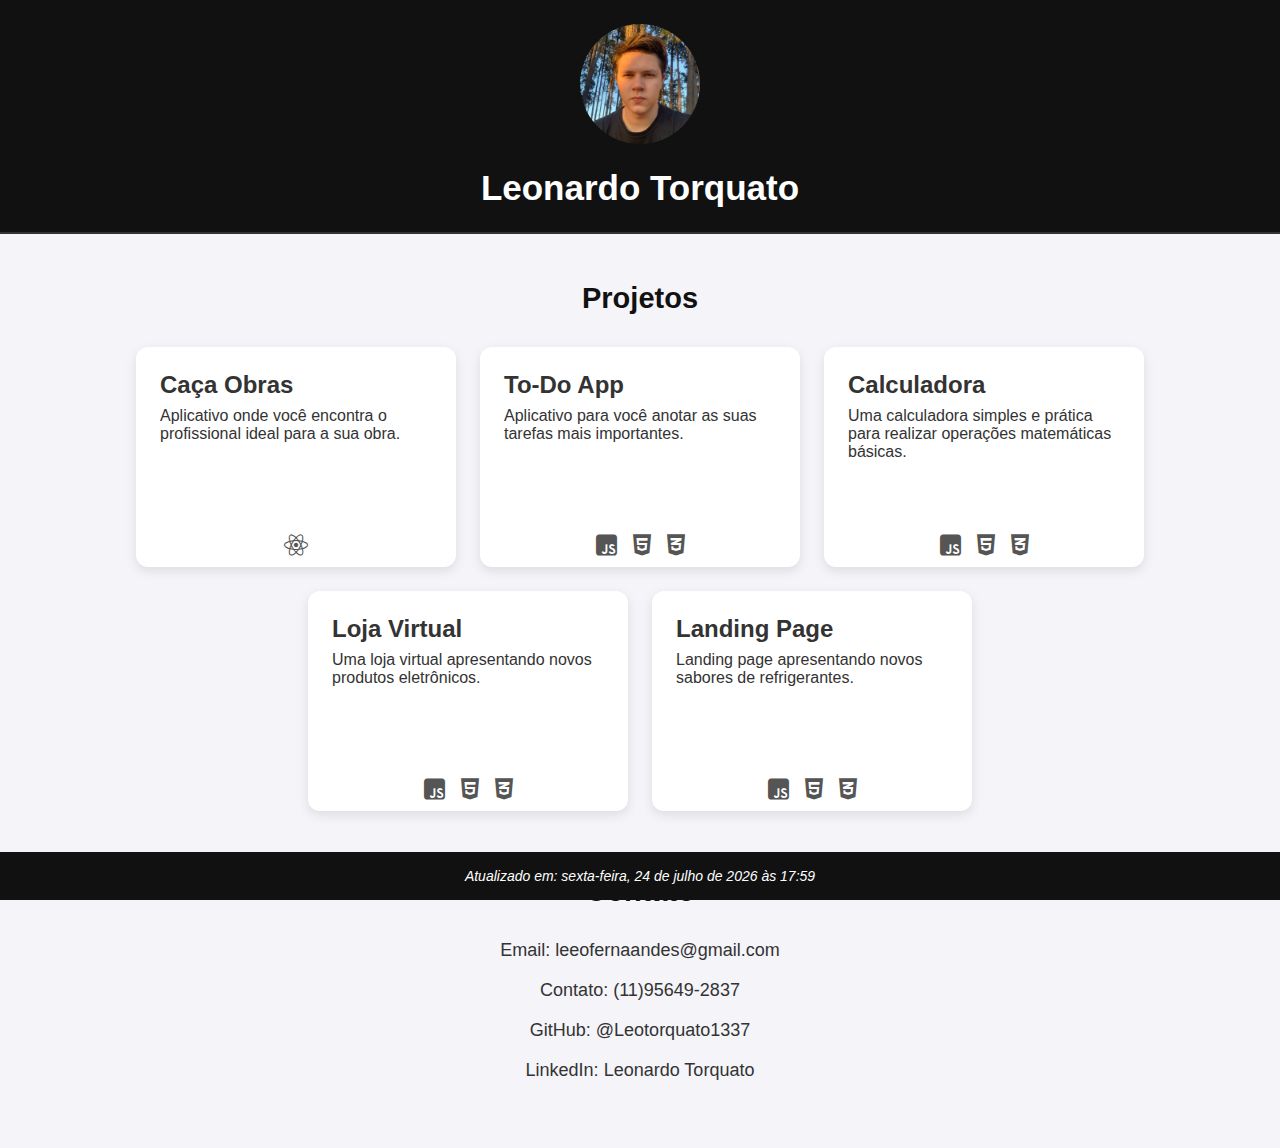
<file: index.html>
<!DOCTYPE html>
<html lang="pt-br">
  <head>
    <meta charset="UTF-8" />
    <meta name="viewport" content="width=device-width, initial-scale=1.0" />
    <title>Leonardo Torquato - Portfólio</title>
    <link rel="stylesheet" href="style.css" />
    <link
      rel="stylesheet"
      href="https://cdnjs.cloudflare.com/ajax/libs/font-awesome/6.5.0/css/all.min.css"
    />
  </head>
  <body>
    <header>
      <div class="header-content">
        <img
          src="img/leonardo.jpg"
          alt="Leonardo Torquato"
          class="profile-pic"
        />
        <h1>Leonardo Torquato</h1>
      </div>
    </header>

    <main>
      <section class="projects">
        <h2>Projetos</h2>
        <div class="grid">
          <a
            href="https://snack.expo.dev/@leotorquato1337/appobras"
            target="_blank"
            class="card"
          >
            <h3>Caça Obras</h3>
            <p>
              Aplicativo onde você encontra o profissional ideal para a sua
              obra.
            </p>
            <div class="tech-icons">
              <i class="fab fa-react" title="React Native"></i>
            </div>
          </a>

          <a
            href="./projetos/to-do-list/index.html"
            target="_blank"
            class="card"
          >
            <h3>To-Do App</h3>
            <p>Aplicativo para você anotar as suas tarefas mais importantes.</p>
            <div class="tech-icons">
              <i class="fab fa-js-square" title="JavaScript"></i>
              <i class="fab fa-html5" title="HTML5"></i>
              <i class="fab fa-css3-alt" title="CSS3"></i>
            </div>
          </a>

          <a
            href="./projetos/calculadora/index.html"
            target="_blank"
            class="card"
          >
            <h3>Calculadora</h3>
            <p>
              Uma calculadora simples e prática para realizar operações
              matemáticas básicas.
            </p>
            <div class="tech-icons">
              <i class="fab fa-js-square" title="JavaScript"></i>
              <i class="fab fa-html5" title="HTML5"></i>
              <i class="fab fa-css3-alt" title="CSS3"></i>
            </div>
          </a>

          <a
            href="./projetos/DevClub Store/index.html"
            target="_blank"
            class="card"
          >
            <h3>Loja Virtual</h3>
            <p>Uma loja virtual apresentando novos produtos eletrônicos.</p>
            <div class="tech-icons">
              <i class="fab fa-js-square" title="JavaScript"></i>
              <i class="fab fa-html5" title="HTML5"></i>
              <i class="fab fa-css3-alt" title="CSS3"></i>
            </div>
          </a>

          <a
            href="./projetos/Refrigerantes/index.html"
            target="_blank"
            class="card"
          >
            <h3>Landing Page</h3>
            <p>Landing page apresentando novos sabores de refrigerantes.</p>
            <div class="tech-icons">
              <i class="fab fa-js-square" title="JavaScript"></i>
              <i class="fab fa-html5" title="HTML5"></i>
              <i class="fab fa-css3-alt" title="CSS3"></i>
            </div>
          </a>
        </div>
      </section>

      <section class="contact">
        <h2>Contato</h2>
        <p>Email: leeofernaandes@gmail.com</p>
        <p>Contato: (11)95649-2837</p>
        <p>
          GitHub:
          <a href="https://github.com/Leotorquato1337" target="_blank"
            >@Leotorquato1337</a
          >
        </p>
        <p>
          LinkedIn:
          <a
            href="https://www.linkedin.com/in/leonardo-torquato-bb2aa2289/"
            target="_blank"
            >Leonardo Torquato</a
          >
        </p>
      </section>
    </main>

    <footer>
      <p id="datetime"></p>
    </footer>

    <script src="script.js"></script>
  </body>
</html>
</file>
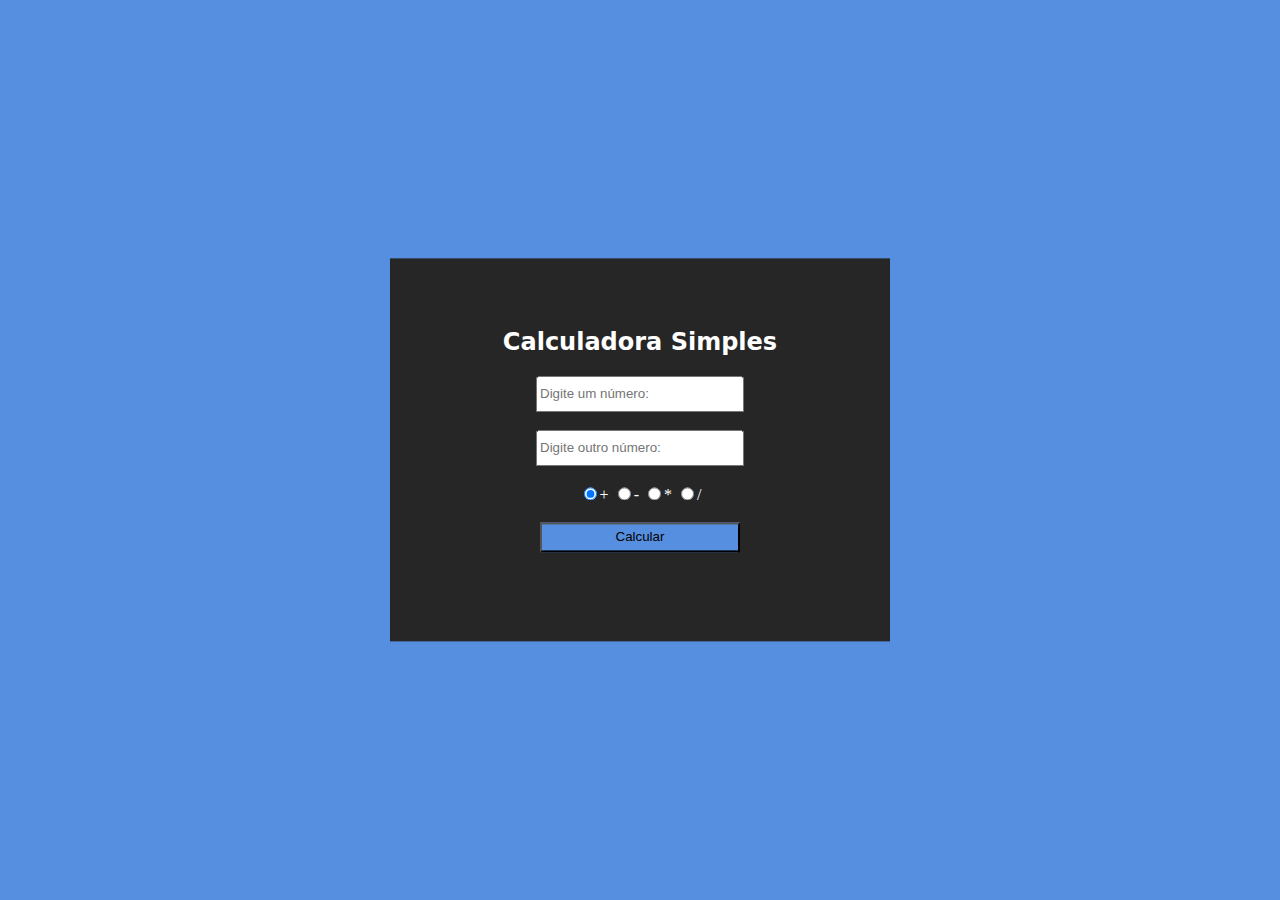
<file: projetos/calculadora/index.html>
<!DOCTYPE html>
<html lang="pt-br">

<head>
	<meta charset="UTF-8">
	<meta name="viewport" content="width=device-width, initial-scale=1.0">
	<title>Calculadora Simples</title>
	<link rel="stylesheet" href="style.css">
</head>

<body>
	<div class="calculadora">
		<h2>Calculadora Simples</h2>
		<input id="num1" placeholder="Digite um número: "><br><br>
		<input id="num2" placeholder="Digite outro número: "><br><br>

		<input checked type="radio" id="box1" name="sign-area" value="add">+
		<input type="radio" id="box2" name="sign-area" value="subtract">-
		<input type="radio" id="box3" name="sign-area" value="multiply">*
		<input type="radio" id="box4" name="sign-area" value="divide">/ <br><br>

		<button type="button" id="calcular" onClick="calcular()">Calcular</button><br><br>
		<h1 id="resultado"></h1>
	</div>
</body>

<script src="index.js"></script>
</html>
</file>
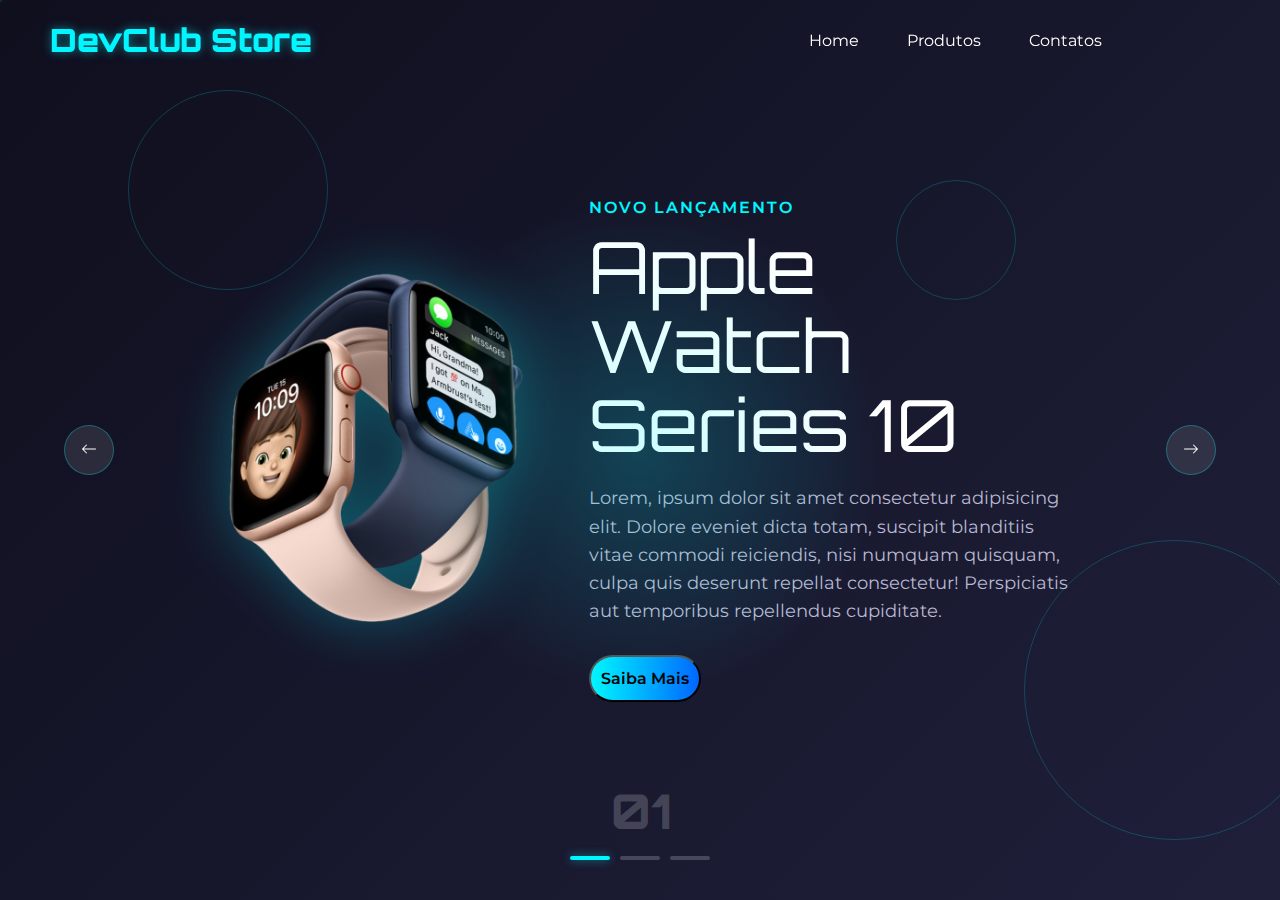
<file: projetos/DevClub Store/index.html>
<!DOCTYPE html>
<html lang="pt-br">
  <head>
    <meta charset="UTF-8" />
    <meta name="viewport" content="width=device-width, initial-scale=1.0" />
    <title>DevClub Store</title>
    <link rel="preconnect" href="https://fonts.googleapis.com" />
    <link rel="preconnect" href="https://fonts.gstatic.com" crossorigin />
    <link
      href="https://fonts.googleapis.com/css2?family=Montserrat:ital,wght@0,100..900;1,100..900&family=Orbitron:wght@400..900&display=swap"
      rel="stylesheet"
    />
    <link rel="stylesheet" href="styles.css" />
  </head>
  <body>
    <header>
      <div class="logo">DevClub Store</div>
      <nav>
        <ul>
          <li>Home</li>
          <li>Produtos</li>
          <li>Contatos</li>
        </ul>
      </nav>
    </header>
    <main class="container">
      <div class="tech-circle">
        <div class="circle"></div>
        <div class="circle"></div>
        <div class="circle"></div>
        <div class="circle"></div>
      </div>

      <div class="list">
        <div class="item active">
          <div class="imagemProduto">
            <img src="../DevClub Store/img/apple-watch.png" alt="appleWatch" />
          </div>
          <div class="conteudo">
            <p class="tagProduto">Novo Lançamento</p>
            <p class="nomeProduto">Apple Watch Series 10</p>
            <p class="descricaoProduto">
              Lorem, ipsum dolor sit amet consectetur adipisicing elit. Dolore
              eveniet dicta totam, suscipit blanditiis vitae commodi reiciendis,
              nisi numquam quisquam, culpa quis deserunt repellat consectetur!
              Perspiciatis aut temporibus repellendus cupiditate.
            </p>
            <button class="botao">Saiba Mais</button>
          </div>
        </div>

        <div class="item">
          <div class="imagemProduto">
            <img src="../DevClub Store/img/air-pods.png" alt="airpods" />
          </div>
          <div class="conteudo">
            <p class="tagProduto">Som Premium</p>
            <p class="nomeProduto">Air Pods Max</p>
            <p class="descricaoProduto">
              Lorem, ipsum dolor sit amet consectetur adipisicing elit. Dolore
              eveniet dicta totam, suscipit blanditiis vitae commodi reiciendis,
              nisi numquam quisquam, culpa quis deserunt repellat consectetur!
              Perspiciatis aut temporibus repellendus cupiditate.
            </p>
            <button class="botao">Saiba Mais</button>
          </div>
        </div>

        <div class="item">
          <div class="imagemProduto">
            <img src="../DevClub Store/img/vision-pro.png" alt="visionpro" />
          </div>
          <div class="conteudo">
            <p class="tagProduto">Alta Performance</p>
            <p class="nomeProduto">Vision Pro</p>
            <p class="descricaoProduto">
              Lorem, ipsum dolor sit amet consectetur adipisicing elit. Dolore
              eveniet dicta totam, suscipit blanditiis vitae commodi reiciendis,
              nisi numquam quisquam, culpa quis deserunt repellat consectetur!
              Perspiciatis aut temporibus repellendus cupiditate.
            </p>
            <button class="botao">Saiba Mais</button>
          </div>
        </div>
      </div>

      <div class="arrows">
        <button class="arrow-btn" id="prev">
          <svg
            xmlns="http://www.w3.org/2000/svg"
            width="16"
            height="16"
            fill="currentColor"
            class="bi bi-arrow-left"
            viewBox="0 0 16 16"
          >
            <path
              fill-rule="evenodd"
              d="M15 8a.5.5 0 0 0-.5-.5H2.707l3.147-3.146a.5.5 0 1 0-.708-.708l-4 4a.5.5 0 0 0 0 .708l4 4a.5.5 0 0 0 .708-.708L2.707 8.5H14.5A.5.5 0 0 0 15 8"
            />
          </svg>
        </button>
        <button class="arrow-btn" id="next">
          <svg
            xmlns="http://www.w3.org/2000/svg"
            width="16"
            height="16"
            fill="currentColor"
            class="bi bi-arrow-right"
            viewBox="0 0 16 16"
          >
            <path
              fill-rule="evenodd"
              d="M1 8a.5.5 0 0 1 .5-.5h11.793l-3.147-3.146a.5.5 0 0 1 .708-.708l4 4a.5.5 0 0 1 0 .708l-4 4a.5.5 0 0 1-.708-.708L13.293 8.5H1.5A.5.5 0 0 1 1 8"
            />
          </svg>
        </button>
      </div>

      <div class="indicators">
        <div class="numbers">01</div>
        <div class="dots">
          <div class="dot active"></div>
          <div class="dot"></div>
          <div class="dot"></div>
        </div>
      </div>
    </main>

    <script src="script.js"></script>
  </body>
</html>
</file>
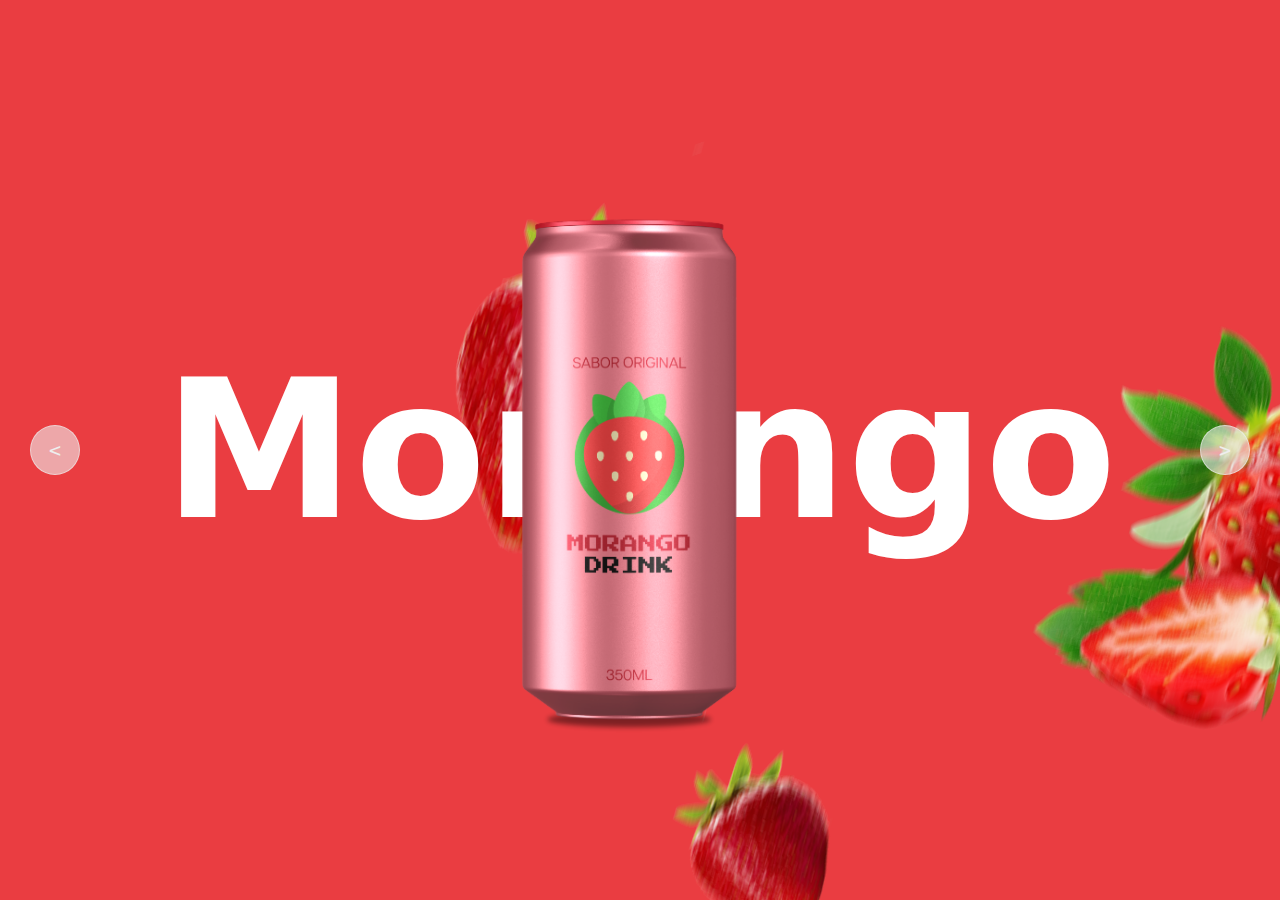
<file: projetos/Refrigerantes/index.html>
<!DOCTYPE html>
<html lang="pt-br">
  <head>
    <meta charset="UTF-8" />
    <meta name="viewport" content="width=device-width, initial-scale=1.0" />
    <title>Refrigerantes</title>
    <link rel="stylesheet" href="style.css" />
  </head>
  <body>
    <main>
      <div class="item active" style="background-color: #ea3d41">
        <div class="title">Morango</div>
        <img
          src="../Refrigerantes/img/Morango-refrigerante-foregroundBlur.png"
          class="fruit"
        />
        <img
          src="../Refrigerantes//img/Morango-refrigerante.png"
          class="refri"
        />
      </div>

      <div class="item" style="background-color: #2d5643">
        <div class="title">Abacate</div>
        <img
          src="../Refrigerantes//img/Abacate-refrigerante-foregroundBlur.png"
          class="fruit"
        />
        <img
          src="../Refrigerantes//img/Abacate-refrigerante.png"
          class="refri"
        />
      </div>

      <div class="item hidden" style="background-color: #e7a043">
        <div class="title">Laranja</div>
        <img
          src="../Refrigerantes//img/Laranja-refrigerante-foregroundBlur.png"
          class="fruit"
        />
        <img
          src="../Refrigerantes//img/Laranja-refrigerante.png"
          class="refri"
        />
      </div>

      <div class="arrows">
        <button id="prev"><</button>
        <button id="next">></button>
      </div>
    </main>

    <script src="script.js"></script>
  </body>
</html>
</file>
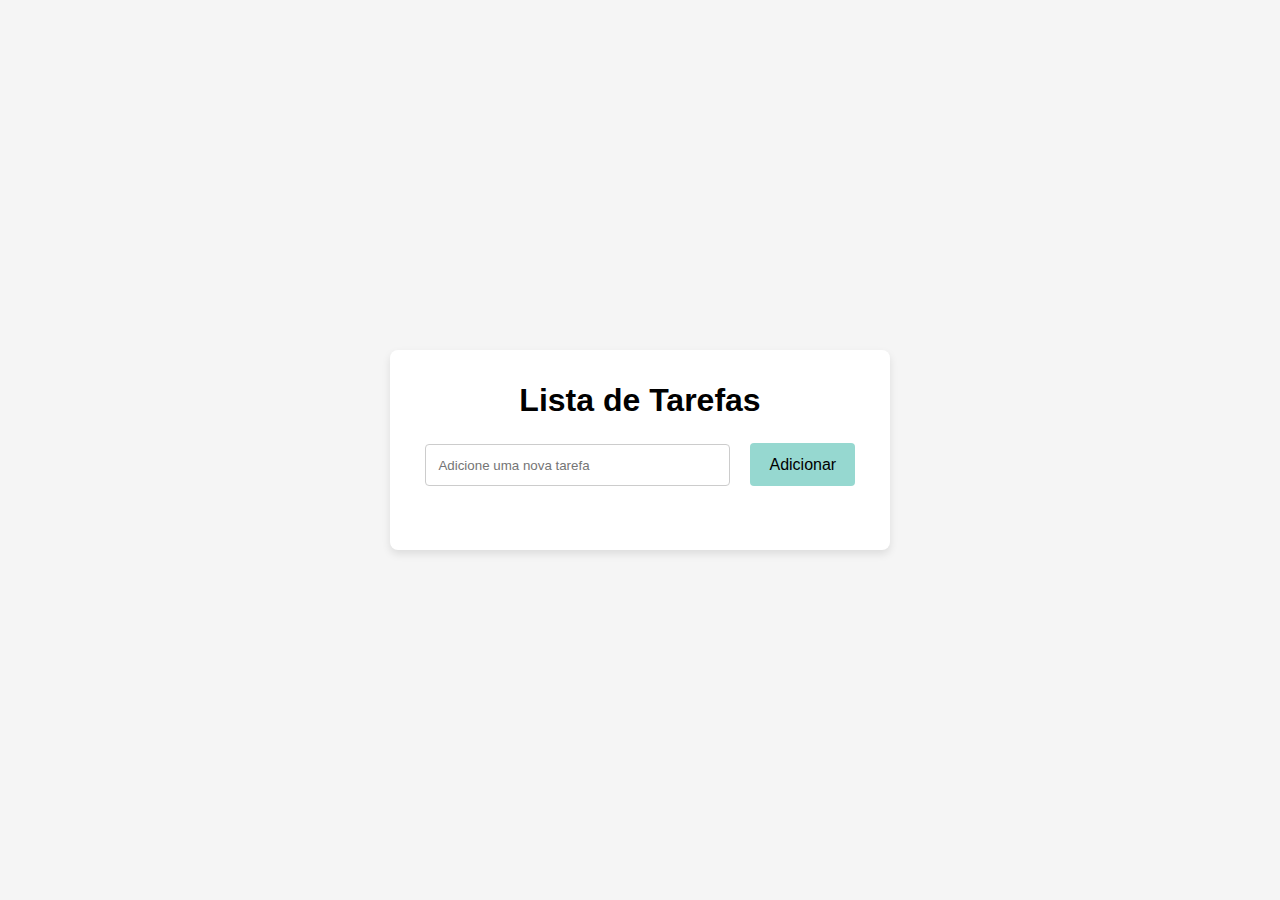
<file: projetos/to-do-list/index.html>
<!DOCTYPE html>
<html lang="pt-br">
<head>
  <meta charset="UTF-8" />
  <meta name="viewport" content="width=device-width, initial-scale=1.0" />
  <title>To-Do List</title>
  <link rel="stylesheet" href="https://cdnjs.cloudflare.com/ajax/libs/font-awesome/6.0.0-beta3/css/all.min.css" />
  <link rel="stylesheet" href="style.css" />
</head>
<body>
  <div class="todo-container">
    <h1>Lista de Tarefas</h1>
    
    <input type="text" id="taskInput" placeholder="Adicione uma nova tarefa" />
    <button id="addTaskBtn">Adicionar</button>
    
    <ul id="taskList">
    </ul>
  </div>

  <script src="script.js"></script>
</body>
</html>
</file>
<file: style.css>
* {
    margin: 0;
    padding: 0;
    box-sizing: border-box;
}

html,
body {
    width: 100%;
    height: 100%;
    font-family: Arial, sans-serif;
    background-color: #f4f4f9; 
    color: #333333; 
}

body {
    display: flex;
    flex-direction: column;
    min-height: 100vh;
}

header {
    background-color: #111111;
    color: #ffffff;
    padding: 24px;
    text-align: center;
    border-bottom: 2px solid #333333; 
}

.header-content {
    display: flex;
    flex-direction: column;
    align-items: center;
}

.profile-pic {
    width: 120px;
    height: 120px;
    border-radius: 50%;
    object-fit: cover;
    margin-bottom: 16px;
}

h1 {
    font-size: 35px;
    margin-top: 8px;
}

main {
    flex-grow: 1;
    padding: 48px 32px;
}

.projects h2,
.contact h2 {
    text-align: center;
    margin-bottom: 32px;
    font-size: 29px; 
    color: #111111; 
}

.grid {
    display: flex;
    gap: 24px; 
    flex-wrap: wrap;
    justify-content: center;
}

.card {
    background-color: #ffffff; 
    padding: 24px;
    border-radius: 12px;
    width: 320px;
    height: 220px;
    box-shadow: 0 4px 12px rgba(0, 0, 0, 0.1); 
    transition: transform 0.3s ease, box-shadow 0.3s ease;
    cursor: pointer;
    text-decoration: none;
    color: inherit;
    position: relative;
    display: flex;
    flex-direction: column;
    justify-content: space-between;
}

.card:hover {
    transform: translateY(-8px);
    box-shadow: 0 8px 16px rgba(0, 0, 0, 0.15); 
}

.card h3 {
    margin-top: 0;
    font-size: 24px; 
}

.card p {
    font-size: 16px; 
    margin-top: 8px;
    flex-grow: 1;
}

.tech-icons {
    position: absolute;
    bottom: 10px;
    left: 50%;
    transform: translateX(-50%);
    display: flex;
    gap: 16px; 
    font-size: 24px; 
    color: #555555; 
}

.tech-icons i {
    transition: transform 0.3s ease;
}

.tech-icons i:hover {
    color: #00bcd4;
    transform: scale(1.3);
}

.contact {
    text-align: center;
    margin-top: 64px;
}

.contact p {
    font-size: 18px;
    margin-bottom: 19px; 
}

.contact a {
    color: #333333; 
    text-decoration: none;
}

.contact a:hover {
    text-decoration: underline;
}

footer {
    width: 100%;
    text-align: center;
    padding: 16px; 
    background-color: #111111; 
    color: #ffffff; 
    font-size: 14px;
    font-style: italic;
    position: fixed;
    bottom: 0;
    left: 0;
    box-sizing: border-box;
    z-index: 10;
}

footer p {
    margin: 0;
}
</file>
<file: projetos/calculadora/style.css>
body{
	background-color:#568fdf;
}

.calculadora{
	width:400px;
	background: #262626;
	padding:50px;
	position:absolute;
	left:50%;
	top:50%;
	transform:translate(-50%, -50%);
	color:#fff;
	text-align: center;
}

.calculadora h2{
	font-family: system-ui, -apple-system, BlinkMacSystemFont, 'Segoe UI', Roboto, Oxygen, Ubuntu, Cantarell, 'Open Sans', 'Helvetica Neue', sans-serif

}
#num1{
	width:200px;
	height:30px;
}

#num2{
	width:200px;
	height:30px;
}

.calculadora button{
	width:200px;
	height:30px;
	background:#568fdf;
}

.calculadora button:hover{
	background:#406ca9;
}

.calculadora resultado{
	color:#fff;
}
</file>
<file: projetos/DevClub Store/styles.css>
* {
  margin: 0;
  padding: 0;
  box-sizing: border-box;
  list-style: none;
  font-family: "Montserrat", sans-serif;
}

body {
  background-color: #000;
  color: #fff;
  font-size: 16;
  overflow: hidden;
}

header {
  position: fixed;
  width: 90vw;
  top: 0;
  padding: 20px 50px;
  display: flex;
  justify-content: space-between;
  align-items: center;
  z-index: 3;
}
.logo {
  font-family: "Orbitron", sans-serif;
  font-size: 2rem;
  font-weight: 900;
  color: #00f7ff;
  text-shadow: 0 0 10px rgba(0, 247, 255, 0.5);
}
header nav ul {
  display: flex;
  gap: 48px;
}
header nav ul li {
  cursor: pointer;
  position: relative;
  padding: 5px 0;
}
header nav ul li::after {
  content: "";
  position: absolute;
  left: 0;
  bottom: 0;
  width: 0;
  height: 2px;
  background-color: #00f7ff;
  transition: width 0.5s ease;
}

header nav ul li:hover::after {
  width: 100%;
}
.container {
  height: 100vh;
  position: relative;
  background: linear-gradient(135deg, #0f0f1e 0%, #1f1f3a 100%);
  overflow: hidden;
}

.container::before {
  content: "";
  position: absolute;
  width: 500px;
  height: 500px;
  border-radius: 50%;
  background: radial-gradient(
    circle,
    rgba(0, 247, 255, 0.2) 0%,
    rgba(15, 15, 30, 0) 70%
  );
  top: 50%;
  left: 50%;
  transform: translate(-50%, -50%);
  z-index: 1;
  animation: pulse 4s infinite;
}

@keyframes pulse {
  0% {
    opacity: 0.5;
    transform: translate(-50%, -50%) scale(0.8);
  }

  100% {
    opacity: 1;
    transform: translate(-50%, -50%) scale(0.5);
  }
}

.list {
  width: 80%;
  height: 100%;
  margin: 0 auto;
  position: relative;
}

.item {
  position: absolute;
  inset: 0;
  display: flex;
  justify-content: center;
  align-items: center;
  opacity: 0;
  transform: translateX(100vw);
  transition: transform 0.7s ease-in-out, opacity 0.7s ease-in-out;
}
.active {
  opacity: 1;
  transform: translateX(0);
}
.imagemProduto {
  width: 45%;
  height: 100%;
  display: flex;
  align-items: center;
  justify-content: center;
  position: relative;
  z-index: 2;
}
.imagemProduto img {
  max-width: 80%;
  max-height: 60%;
  filter: drop-shadow(0 0 30px rgba(0, 247, 255, 0.3));

  transform: translateX(400px);
  opacity: 0;
  transition: transform 0.6s ease, opacity 0.6s ease;
  transition-delay: 0.5s;
}
.active .imagemProduto img {
  opacity: 1;
  transform: translateX(0);
}

.conteudo {
  width: 55%;
  padding-right: 80px;
  display: flex;
  align-items: flex-start;
  justify-content: center;
  z-index: 2;
  flex-direction: column;
}
.tagProduto {
  font-size: 1rem;
  text-transform: uppercase;
  color: #00f7ff;
  font-weight: 600;
  letter-spacing: 2px;
  margin-bottom: 10px;
  opacity: 10px;
}
.nomeProduto {
  font-size: 4.5rem;
  font-family: "Orbitron", sans-serif;
  line-height: 1.1;
  margin-bottom: 20px;
  transform: translateX(400px);
  opacity: 0;
  transition: transform 0.6s ease, opacity 0.6s ease;
  transition-delay: 0.5s;
}
.active .nomeProduto {
  transform: translateX(0);
  opacity: 1;
}
.descricaoProduto {
  font-size: 1.1rem;
  color: #b8b8d0;
  line-height: 1.6;
  margin-bottom: 30px;
  max-width: 600px;

  transform: translateX(400px);
  opacity: 0;
  transition: transform 0.6s ease, opacity 0.6s ease;
  transition-delay: 0.5s;
}

.active .descricaoProduto {
  transform: translateX(0);
  opacity: 1;
}
.botao {
  cursor: pointer;
  padding: 12px 10px;
  background: linear-gradient(90deg, #00f7ff, #0066ff);
  border-radius: 30px;
  color: #000;
  font-size: 1rem;
  font-weight: 600;
}
.botao:hover {
  padding: 12px 10px;
  background: linear-gradient(90deg, #718e8f, #548fe7);
  border-radius: 30px;
  color: #000;
  font-size: 1rem;
  font-weight: 600;
}
.arrows {
  position: absolute;
  width: 90%;
  display: flex;
  justify-content: space-between;
  top: 50%;
  left: 50%;
  transform: translate(-50%, -50%);
}
.arrow-btn {
  width: 50px;
  height: 50px;
  border-radius: 50%;
  color: #fff;
  cursor: pointer;
  background-color: rgba(255, 255, 255, 0.1);
  border: 1px solid rgba(0, 247, 255, 0.3);
}
.arrow-btn:hover {
  background-color: rgba(0, 247, 255, 0.2);
  border-color: #00f7ff;
}

.indicators {
  position: absolute;
  bottom: 40px;
  left: 50%;
  transform: translateX(-50%);
  display: flex;
  flex-direction: column;
  align-items: center;
  gap: 15px;
  z-index: 5;
}
.numbers {
  font-family: "Orbitron", sans-serif;
  font-size: 3rem;
  font-weight: 800;
  color: rgba(255, 255, 255, 0.2);
}
.dots {
  display: flex;
  gap: 10px;
}
.dot {
  width: 40px;
  height: 4px;
  background-color: rgba(255, 255, 255, 0.2);
  border-radius: 2px;
}
.dot.active {
  background-color: #00f7ff;
  box-shadow: 0 0 10px rgba(0, 247, 255, 0.5);
}
.tech-circle {
  position: absolute;
  top: 0;
  left: 0;
  width: 100%;
  height: 100%;
  overflow: hidden;
}
.circle {
  position: absolute;
  border-radius: 50%;
  border: 1px solid rgba(0, 247, 255, 0.2);
}
.circle:nth-child(1) {
  width: 200px;
  height: 200px;
  top: 10%;
  left: 10%;
}
.circle:nth-child(2) {
  width: 300px;
  height: 300px;
  top: 60%;
  left: 80%;
}
.circle:nth-child(3) {
  width: 150px;
  height: 150px;
  top: 70%;
  left: 20%;
}
.circle:nth-child(3) {
  width: 120px;
  height: 120px;
  top: 20%;
  left: 70%;
}
</file>
<file: projetos/Refrigerantes/style.css>
.item {
  display: none;
  width: 100%;
  height: 100%;
  position: absolute;
  top: 0;
  left: 0;
  overflow: hidden;
}

.item.active {
  display: block;
}

.item .title {
  font-size: 12rem;
  color: #fff;
  font-family: system-ui, -apple-system, BlinkMacSystemFont, "Segoe UI", Roboto,
    Oxygen, Ubuntu, Cantarell, "Open Sans", "Helvetica Neue", sans-serif;
  font-weight: bold;
  text-align: center;

  position: absolute;
  top: 50%;
  left: 50%;
  transform: translate(-50%, -50%);
  z-index: 2;
}
.item.fruit {
  width: 90%;
  position: absolute;
  top: 0;
  z-index: 3;
}

.item .refri {
  z-index: 2;
  width: 600px;
  position: absolute;
  top: 50%;
  left: 50%;
  transform: translate(-50%, -50%);
}
#prev,
#next {
  position: absolute;
  top: 50%;
  transform: translateY(-50%);
  width: 50px;
  height: 50px;
  background-color: #eee9;
  border: 1px solid #eee9;
  border-radius: 50%;
  color: #eee;
  font-size: x-large;
  font-family: monospace;
  cursor: pointer;
  z-index: 4;
}

#prev {
  left: 30px;
}
#next {
  right: 30px;
}

@keyframes toActive {
  from {
    top: 100%;
    opacity: 0;
  }
}

.item.active img.fruit {
  animation: toActive 0.5s ease-in-out 1;
}

.item.active .title {
  animation: toActive 0.5s ease-in-out 1;
}
</file>
<file: projetos/to-do-list/style.css>
* {
    margin: 0;
    padding: 0;
    box-sizing: border-box;
  }
  
  body {
    font-family: Arial, sans-serif;
    background-color: #f5f5f5;
    display: flex;
    justify-content: center;
    align-items: center;
    height: 100vh;
  }
  
  .todo-container {
    background-color: white;
    width: 100%;
    max-width: 500px;
    padding: 2rem;
    border-radius: 8px;
    box-shadow: 0 4px 8px rgba(0, 0, 0, 0.1);
    text-align: center;
    position: relative;
  }
  
  h1 {
    font-size: 2rem;
    margin-bottom: 1.5rem;
  }
  
  input {
    width: 70%;
    padding: 0.8rem;
    margin-right: 1rem;
    border: 1px solid #ccc;
    border-radius: 4px;
  }
  
  button {
    padding: 0.8rem 1.2rem;
    background-color: #96d8d0;
    color: #000;
    border: none;
    border-radius: 4px;
    cursor: pointer;
    font-size: 1rem;
  }
  
  button:hover {
    background-color: #ccc;
  }
  
  ul {
    margin-top: 2rem;
    list-style: none;
    padding: 0;
    overflow-y: auto;
    max-height: 300px;
  }
  
  li {
    background-color: #f9f9f9;
    margin: 0.5rem 0;
    padding: 1rem;
    border-radius: 4px;
    display: flex;
    justify-content: space-between;
    align-items: center;
    font-size: 1rem;
    transition: all 0.3s ease;
  }
  
  li.completed {
    background-color: #d3f9d8;
    text-decoration: line-through;
  }
  
  li button {
    background-color: transparent;
    border: none;
    cursor: pointer;
  }
  
  li button i {
    font-size: 1.2rem;
    color: #e74c3c;
    transition: color 0.3s ease;
  }
  
  li button:hover i {
    color: #c0392b;
  }
  
  li .checkbox {
    margin-right: 1rem;
    cursor: pointer;
  }
  
  li .checkbox input {
    width: 20px;
    height: 20px;
    cursor: pointer;
  }
</file>
